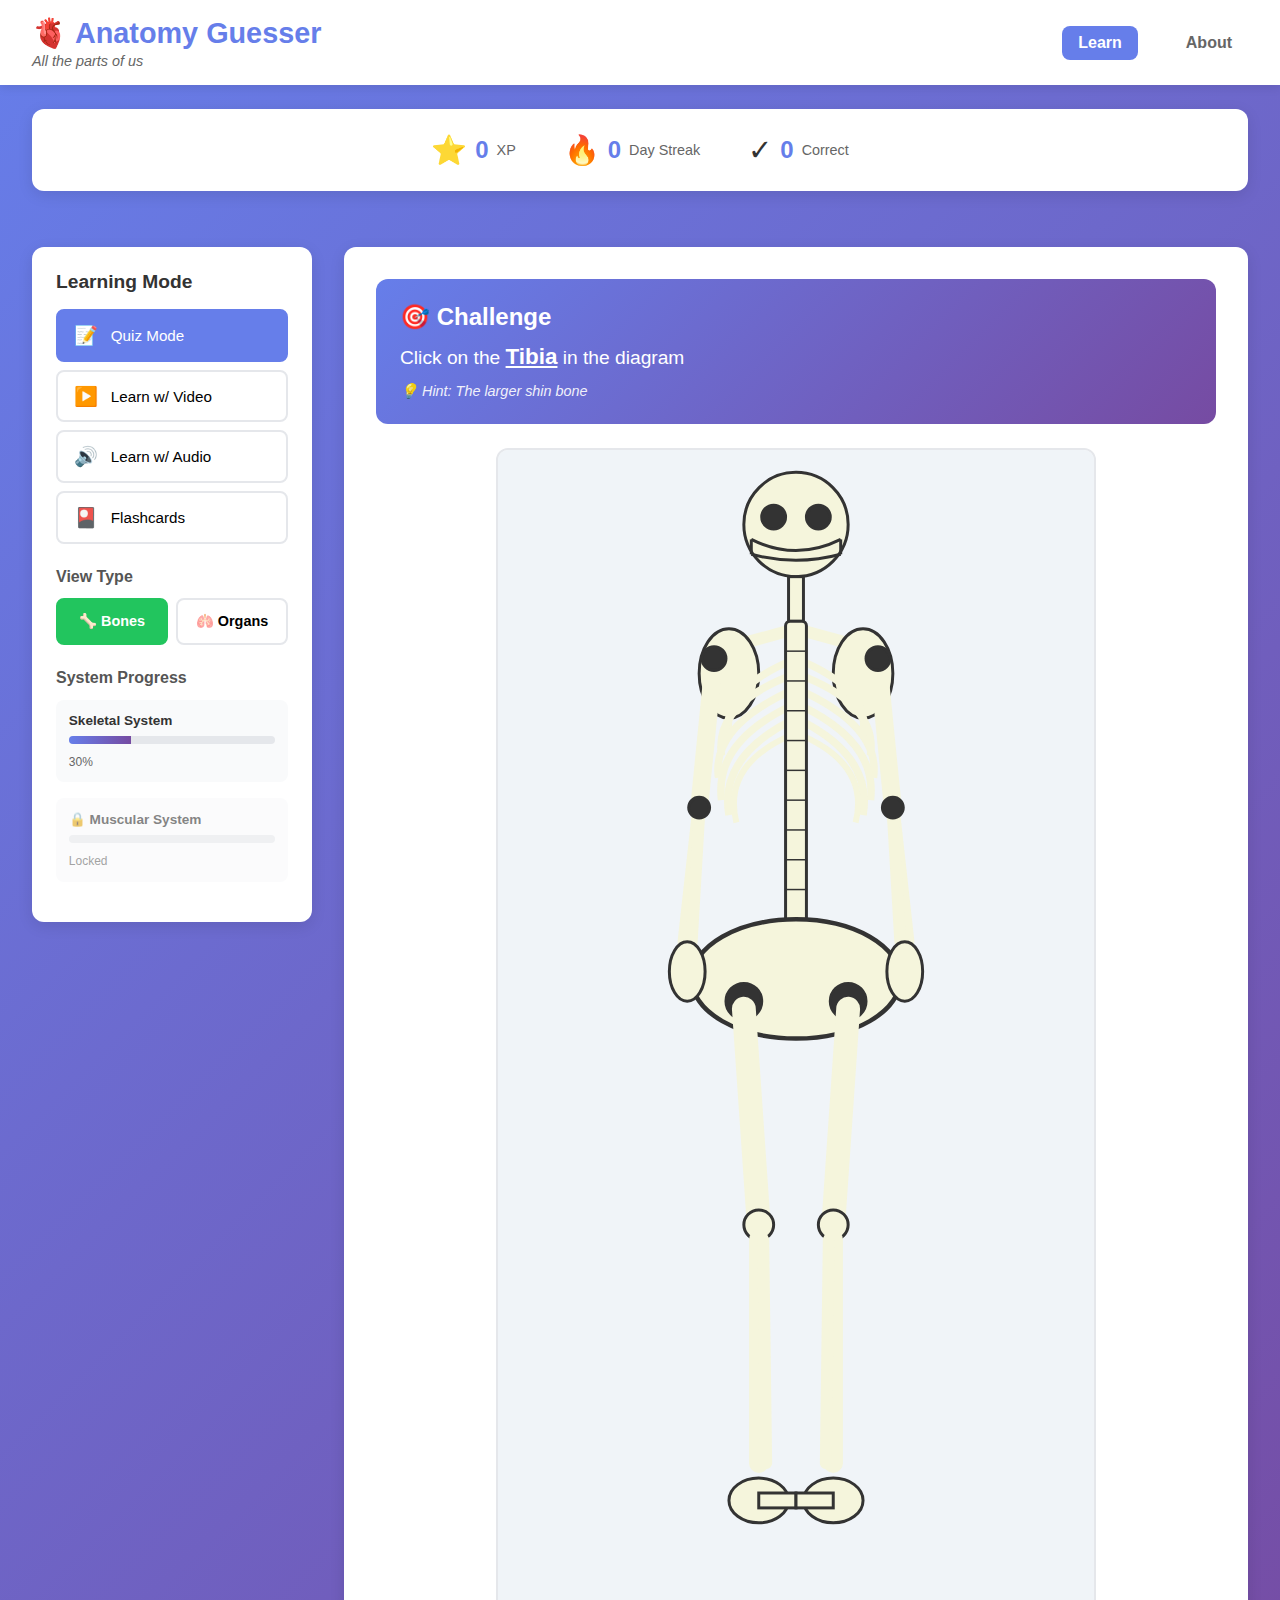
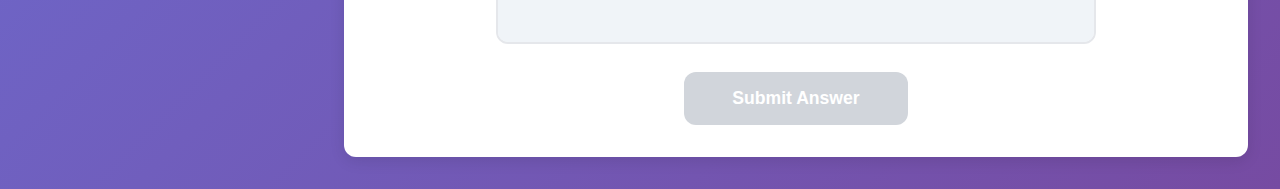
<file: index.html>
<!DOCTYPE html>
<html lang="en">
<head>
    <meta charset="UTF-8">
    <meta name="viewport" content="width=device-width, initial-scale=1.0">
    <title>Anatomy Guesser - All the Parts of Us</title>
    <link rel="stylesheet" href="guesser.css">
</head>
<body>
    <!-- Header Navigation -->
    <header>
        <nav class="main-nav">
            <div class="logo">
                <h1>🫀 Anatomy Guesser</h1>
                <p class="tagline">All the parts of us</p>
            </div>
            <div class="nav-links">
                <a href="index.html" class="active">Learn</a>
                <a href="about.html">About</a>
            </div>
        </nav>
    </header>

    <!-- Profile Section with Points & Streaks -->
    <div class="profile-section">
        <div class="profile-stats">
            <div class="stat-item">
                <span class="stat-icon">⭐</span>
                <span class="stat-value" id="score">0</span>
                <span class="stat-label">XP</span>
            </div>
            <div class="stat-item">
                <span class="stat-icon">🔥</span>
                <span class="stat-value" id="streak">0</span>
                <span class="stat-label">Day Streak</span>
            </div>
            <div class="stat-item">
                <span class="stat-icon">✓</span>
                <span class="stat-value" id="correct">0</span>
                <span class="stat-label">Correct</span>
            </div>
        </div>
    </div>

    <div class="container">
        <!-- Left Navigation Panel -->
        <aside class="left-panel">
            <h2>Learning Mode</h2>
            <div class="learning-modes">
                <button class="mode-btn active" data-mode="quiz" id="quiz-mode">
                    <span class="mode-icon">📝</span>
                    <span>Quiz Mode</span>
                </button>
                <button class="mode-btn" data-mode="video" id="video-mode">
                    <span class="mode-icon">▶️</span>
                    <span>Learn w/ Video</span>
                </button>
                <button class="mode-btn" data-mode="audio" id="audio-mode">
                    <span class="mode-icon">🔊</span>
                    <span>Learn w/ Audio</span>
                </button>
                <button class="mode-btn" data-mode="flashcard" id="flashcard-mode">
                    <span class="mode-icon">🎴</span>
                    <span>Flashcards</span>
                </button>
            </div>

            <div class="toggle-section">
                <h3>View Type</h3>
                <div class="toggle-container">
                    <button class="toggle-btn active" id="bones-toggle">
                        🦴 Bones
                    </button>
                    <button class="toggle-btn" id="organs-toggle">
                        🫁 Organs
                    </button>
                </div>
            </div>

            <div class="progress-section">
                <h3>System Progress</h3>
                <div class="system-item">
                    <span>Skeletal System</span>
                    <div class="progress-bar">
                        <div class="progress-fill" style="width: 30%"></div>
                    </div>
                    <span class="progress-text">30%</span>
                </div>
                <div class="system-item locked">
                    <span>🔒 Muscular System</span>
                    <div class="progress-bar">
                        <div class="progress-fill" style="width: 0%"></div>
                    </div>
                    <span class="progress-text">Locked</span>
                </div>
            </div>
        </aside>

        <!-- Main Content Area -->
        <main class="main-content">
            <!-- Current Mode Display -->
            <div class="mode-display" id="mode-display">
                <!-- Quiz Mode (default) -->
                <div class="quiz-content" id="quiz-content">
                    <div class="challenge-card">
                        <h2>🎯 Challenge</h2>
                        <div class="question" id="question">
                            Click on the <strong id="target-name">Femur</strong> in the diagram
                        </div>
                        <div class="hint" id="hint">
                            💡 Hint: It's the longest bone in the human body
                        </div>
                    </div>

                    <!-- Interactive Body Diagram -->
                    <div class="body-diagram-container">
                        <svg id="body-svg" viewBox="0 0 400 800" xmlns="http://www.w3.org/2000/svg">
                            <!-- Background -->
                            <rect width="400" height="800" fill="#f0f4f8"/>
                            
                            <!-- SKELETON STRUCTURE -->
                            <g id="skeleton" stroke="#333" stroke-width="2" fill="none">
                                <!-- Skull -->
                                <g id="skull-visual">
                                    <circle cx="200" cy="50" r="35" fill="#f5f5dc" stroke="#333" stroke-width="2"/>
                                    <!-- Eye sockets -->
                                    <circle cx="185" cy="45" r="8" fill="#333"/>
                                    <circle cx="215" cy="45" r="8" fill="#333"/>
                                    <!-- Jaw -->
                                    <path d="M 170 60 Q 200 75 230 60" stroke="#333" fill="#f5f5dc" stroke-width="2"/>
                                    <line x1="170" y1="60" x2="170" y2="70" stroke="#333" stroke-width="2"/>
                                    <line x1="230" y1="60" x2="230" y2="70" stroke="#333" stroke-width="2"/>
                                    <path d="M 170 70 Q 200 78 230 70" stroke="#333" fill="#f5f5dc" stroke-width="2"/>
                                </g>
                                
                                <!-- Cervical Spine (Neck) -->
                                <g id="neck-spine">
                                    <rect x="195" y="85" width="10" height="30" fill="#f5f5dc" stroke="#333" stroke-width="2"/>
                                </g>
                                
                                <!-- Clavicles (Collar bones) -->
                                <g id="clavicles">
                                    <line x1="200" y1="120" x2="145" y2="135" stroke="#f5f5dc" stroke-width="8" stroke-linecap="round"/>
                                    <line x1="200" y1="120" x2="255" y2="135" stroke="#f5f5dc" stroke-width="8" stroke-linecap="round"/>
                                </g>
                                
                                <!-- Scapulas (Shoulder blades) -->
                                <g id="scapulas">
                                    <ellipse cx="155" cy="150" rx="20" ry="30" fill="#f5f5dc" stroke="#333" stroke-width="2"/>
                                    <ellipse cx="245" cy="150" rx="20" ry="30" fill="#f5f5dc" stroke="#333" stroke-width="2"/>
                                </g>
                                
                                <!-- Rib Cage -->
                                <g id="ribs-visual">
                                    <!-- Left ribs -->
                                    <path d="M 200 140 Q 150 160 155 190" stroke="#f5f5dc" stroke-width="5" fill="none"/>
                                    <path d="M 200 150 Q 145 170 150 205" stroke="#f5f5dc" stroke-width="5" fill="none"/>
                                    <path d="M 200 160 Q 143 185 148 220" stroke="#f5f5dc" stroke-width="5" fill="none"/>
                                    <path d="M 200 170 Q 145 195 150 235" stroke="#f5f5dc" stroke-width="5" fill="none"/>
                                    <path d="M 200 180 Q 148 205 155 245" stroke="#f5f5dc" stroke-width="5" fill="none"/>
                                    <path d="M 200 190 Q 150 210 160 250" stroke="#f5f5dc" stroke-width="4" fill="none"/>
                                    
                                    <!-- Right ribs -->
                                    <path d="M 200 140 Q 250 160 245 190" stroke="#f5f5dc" stroke-width="5" fill="none"/>
                                    <path d="M 200 150 Q 255 170 250 205" stroke="#f5f5dc" stroke-width="5" fill="none"/>
                                    <path d="M 200 160 Q 257 185 252 220" stroke="#f5f5dc" stroke-width="5" fill="none"/>
                                    <path d="M 200 170 Q 255 195 250 235" stroke="#f5f5dc" stroke-width="5" fill="none"/>
                                    <path d="M 200 180 Q 252 205 245 245" stroke="#f5f5dc" stroke-width="5" fill="none"/>
                                    <path d="M 200 190 Q 250 210 240 250" stroke="#f5f5dc" stroke-width="4" fill="none"/>
                                    
                                    <!-- Sternum (breast bone) -->
                                    <rect x="195" y="140" width="10" height="110" fill="#f5f5dc" stroke="#333" stroke-width="2" rx="3"/>
                                </g>
                                
                                <!-- Spine (Vertebrae) -->
                                <g id="spine-visual">
                                    <rect x="193" y="115" width="14" height="240" fill="#f5f5dc" stroke="#333" stroke-width="2" rx="3"/>
                                    <!-- Vertebrae segments -->
                                    <line x1="193" y1="135" x2="207" y2="135" stroke="#333" stroke-width="1"/>
                                    <line x1="193" y1="155" x2="207" y2="155" stroke="#333" stroke-width="1"/>
                                    <line x1="193" y1="175" x2="207" y2="175" stroke="#333" stroke-width="1"/>
                                    <line x1="193" y1="195" x2="207" y2="195" stroke="#333" stroke-width="1"/>
                                    <line x1="193" y1="215" x2="207" y2="215" stroke="#333" stroke-width="1"/>
                                    <line x1="193" y1="235" x2="207" y2="235" stroke="#333" stroke-width="1"/>
                                    <line x1="193" y1="255" x2="207" y2="255" stroke="#333" stroke-width="1"/>
                                    <line x1="193" y1="275" x2="207" y2="275" stroke="#333" stroke-width="1"/>
                                    <line x1="193" y1="295" x2="207" y2="295" stroke="#333" stroke-width="1"/>
                                    <line x1="193" y1="315" x2="207" y2="315" stroke="#333" stroke-width="1"/>
                                    <line x1="193" y1="335" x2="207" y2="335" stroke="#333" stroke-width="1"/>
                                </g>
                                
                                <!-- Pelvis (Hip bones) -->
                                <g id="pelvis-visual">
                                    <ellipse cx="200" cy="355" rx="70" ry="40" fill="#f5f5dc" stroke="#333" stroke-width="3"/>
                                    <!-- Hip sockets -->
                                    <circle cx="165" cy="370" r="12" fill="#333" stroke="#333" stroke-width="2"/>
                                    <circle cx="235" cy="370" r="12" fill="#333" stroke="#333" stroke-width="2"/>
                                </g>
                                
                                <!-- Arms -->
                                <g id="arms">
                                    <!-- Left Humerus -->
                                    <line x1="145" y1="140" x2="135" y2="240" stroke="#f5f5dc" stroke-width="12" stroke-linecap="round"/>
                                    <circle cx="145" cy="140" r="8" fill="#333"/>
                                    
                                    <!-- Left Radius & Ulna -->
                                    <line x1="135" y1="240" x2="125" y2="330" stroke="#f5f5dc" stroke-width="9" stroke-linecap="round"/>
                                    <line x1="135" y1="245" x2="130" y2="330" stroke="#f5f5dc" stroke-width="8" stroke-linecap="round"/>
                                    <circle cx="135" cy="240" r="7" fill="#333"/>
                                    
                                    <!-- Left Hand -->
                                    <ellipse cx="127" cy="350" rx="12" ry="20" fill="#f5f5dc" stroke="#333" stroke-width="2"/>
                                    
                                    <!-- Right Humerus -->
                                    <line x1="255" y1="140" x2="265" y2="240" stroke="#f5f5dc" stroke-width="12" stroke-linecap="round"/>
                                    <circle cx="255" cy="140" r="8" fill="#333"/>
                                    
                                    <!-- Right Radius & Ulna -->
                                    <line x1="265" y1="240" x2="275" y2="330" stroke="#f5f5dc" stroke-width="9" stroke-linecap="round"/>
                                    <line x1="265" y1="245" x2="270" y2="330" stroke="#f5f5dc" stroke-width="8" stroke-linecap="round"/>
                                    <circle cx="265" cy="240" r="7" fill="#333"/>
                                    
                                    <!-- Right Hand -->
                                    <ellipse cx="273" cy="350" rx="12" ry="20" fill="#f5f5dc" stroke="#333" stroke-width="2"/>
                                </g>
                                
                                <!-- Legs -->
                                <g id="legs">
                                    <!-- Left Femur -->
                                    <line x1="165" y1="375" x2="175" y2="520" stroke="#f5f5dc" stroke-width="16" stroke-linecap="round"/>
                                    
                                    <!-- Left Patella (kneecap) -->
                                    <circle cx="175" cy="520" r="10" fill="#f5f5dc" stroke="#333" stroke-width="2"/>
                                    
                                    <!-- Left Tibia & Fibula -->
                                    <line x1="175" y1="530" x2="175" y2="680" stroke="#f5f5dc" stroke-width="13" stroke-linecap="round"/>
                                    <line x1="178" y1="530" x2="180" y2="680" stroke="#f5f5dc" stroke-width="8" stroke-linecap="round"/>
                                    
                                    <!-- Left Foot -->
                                    <ellipse cx="175" cy="705" rx="20" ry="15" fill="#f5f5dc" stroke="#333" stroke-width="2"/>
                                    <rect x="175" y="700" width="25" height="10" fill="#f5f5dc" stroke="#333" stroke-width="2"/>
                                    
                                    <!-- Right Femur -->
                                    <line x1="235" y1="375" x2="225" y2="520" stroke="#f5f5dc" stroke-width="16" stroke-linecap="round"/>
                                    
                                    <!-- Right Patella (kneecap) -->
                                    <circle cx="225" cy="520" r="10" fill="#f5f5dc" stroke="#333" stroke-width="2"/>
                                    
                                    <!-- Right Tibia & Fibula -->
                                    <line x1="225" y1="530" x2="225" y2="680" stroke="#f5f5dc" stroke-width="13" stroke-linecap="round"/>
                                    <line x1="222" y1="530" x2="220" y2="680" stroke="#f5f5dc" stroke-width="8" stroke-linecap="round"/>
                                    
                                    <!-- Right Foot -->
                                    <ellipse cx="225" cy="705" rx="20" ry="15" fill="#f5f5dc" stroke="#333" stroke-width="2"/>
                                    <rect x="200" y="700" width="25" height="10" fill="#f5f5dc" stroke="#333" stroke-width="2"/>
                                </g>
                            </g>
                            
                            <!-- ORGANS VIEW (hidden by default) -->
                            <g id="organs-view" style="display: none;">
                                <!-- Body outline for organs -->
                                <ellipse cx="200" cy="60" rx="40" ry="45" fill="#ffd6a5" stroke="#333" stroke-width="2" opacity="0.3"/>
                                <ellipse cx="200" cy="220" rx="90" ry="140" fill="#ffd6a5" stroke="#333" stroke-width="2" opacity="0.3"/>
                                <ellipse cx="200" cy="450" rx="80" ry="100" fill="#ffd6a5" stroke="#333" stroke-width="2" opacity="0.3"/>
                                
                                <!-- Brain -->
                                <g id="brain-visual">
                                    <ellipse cx="200" cy="55" rx="35" ry="30" fill="#ff9999" stroke="#cc0000" stroke-width="2"/>
                                    <path d="M 165 55 Q 175 40 185 55" fill="none" stroke="#cc0000" stroke-width="2"/>
                                    <path d="M 185 55 Q 195 40 205 55" fill="none" stroke="#cc0000" stroke-width="2"/>
                                    <path d="M 205 55 Q 215 40 225 55" fill="none" stroke="#cc0000" stroke-width="2"/>
                                </g>
                                
                                <!-- Heart -->
                                <g id="heart-visual">
                                    <path d="M 200 200 L 180 170 Q 170 155 185 155 Q 200 155 200 170 Q 200 155 215 155 Q 230 155 220 170 Z" fill="#ff6b6b" stroke="#cc0000" stroke-width="2"/>
                                </g>
                                
                                <!-- Lungs -->
                                <g id="lungs-visual">
                                    <ellipse cx="160" cy="200" rx="30" ry="60" fill="#ffb3ba" stroke="#cc6666" stroke-width="2"/>
                                    <ellipse cx="240" cy="200" rx="30" ry="60" fill="#ffb3ba" stroke="#cc6666" stroke-width="2"/>
                                </g>
                                
                                <!-- Liver -->
                                <g id="liver-visual">
                                    <ellipse cx="220" cy="260" rx="50" ry="35" fill="#8b4513" stroke="#654321" stroke-width="2"/>
                                </g>
                                
                                <!-- Stomach -->
                                <g id="stomach-visual">
                                    <ellipse cx="180" cy="280" rx="35" ry="40" fill="#ffcc99" stroke="#cc9966" stroke-width="2"/>
                                </g>
                                
                                <!-- Intestines -->
                                <g id="intestines-visual">
                                    <path d="M 160 320 Q 180 340 160 360 Q 140 380 160 400 Q 180 420 200 400 Q 220 380 240 400 Q 260 420 240 360 Q 220 340 240 320" 
                                          fill="#ffddaa" stroke="#cc9966" stroke-width="3"/>
                                </g>
                            </g>
                            
                            <!-- BONES - Clickable regions -->
                            <g id="bones-regions">
                                <!-- Skull/Brain -->
                                <circle cx="200" cy="60" r="40" class="clickable-region bones-region" data-name="skull" opacity="0"/>
                                <!-- Clavicle -->
                                <rect x="150" y="115" width="100" height="25" class="clickable-region bones-region" data-name="clavicle" opacity="0"/>
                                <!-- Ribs -->
                                <ellipse cx="200" cy="200" rx="70" ry="90" class="clickable-region bones-region" data-name="ribs" opacity="0"/>
                                <!-- Humerus (arms) -->
                                <rect x="125" y="140" width="30" height="100" class="clickable-region bones-region" data-name="humerus" opacity="0"/>
                                <rect x="245" y="140" width="30" height="100" class="clickable-region bones-region" data-name="humerus" opacity="0"/>
                                <!-- Spine -->
                                <rect x="190" y="110" width="20" height="250" class="clickable-region bones-region" data-name="spine" opacity="0"/>
                                <!-- Pelvis -->
                                <ellipse cx="200" cy="360" rx="75" ry="45" class="clickable-region bones-region" data-name="pelvis" opacity="0"/>
                                <!-- Femur (thighs) -->
                                <rect x="155" y="375" width="30" height="145" class="clickable-region bones-region" data-name="femur" opacity="0"/>
                                <rect x="215" y="375" width="30" height="145" class="clickable-region bones-region" data-name="femur" opacity="0"/>
                                <!-- Tibia (shins) -->
                                <rect x="165" y="530" width="25" height="150" class="clickable-region bones-region" data-name="tibia" opacity="0"/>
                                <rect x="210" y="530" width="25" height="150" class="clickable-region bones-region" data-name="tibia" opacity="0"/>
                            </g>
                            
                            <!-- ORGANS - Clickable regions -->
                            <g id="organs-regions" style="display: none;">
                                <!-- Brain -->
                                <circle cx="200" cy="55" r="40" class="clickable-region organs-region" data-name="brain" opacity="0"/>
                                <!-- Heart -->
                                <ellipse cx="200" cy="180" rx="40" ry="45" class="clickable-region organs-region" data-name="heart" opacity="0"/>
                                <!-- Lungs -->
                                <ellipse cx="200" cy="200" rx="90" ry="65" class="clickable-region organs-region" data-name="lungs" opacity="0"/>
                                <!-- Liver -->
                                <ellipse cx="220" cy="260" rx="55" ry="40" class="clickable-region organs-region" data-name="liver" opacity="0"/>
                                <!-- Stomach -->
                                <ellipse cx="180" cy="280" rx="40" ry="45" class="clickable-region organs-region" data-name="stomach" opacity="0"/>
                                <!-- Intestines -->
                                <ellipse cx="200" cy="360" rx="60" ry="60" class="clickable-region organs-region" data-name="intestines" opacity="0"/>
                            </g>
                            
                            <!-- User click marker -->
                            <circle id="user-marker" r="8" fill="#ff4444" opacity="0" stroke="#fff" stroke-width="2"/>
                            <circle id="correct-marker" r="8" fill="#22c55e" opacity="0" stroke="#fff" stroke-width="2"/>
                        </svg>
                    </div>                    <div class="submit-container">
                        <button class="submit-btn" id="submit-btn" disabled>Submit Answer</button>
                        <button class="next-btn" id="next-btn" style="display: none;">Next Question</button>
                    </div>
                </div>

                <!-- Video Mode -->
                <div class="video-content hidden" id="video-content">
                    <div class="video-player">
                        <h2>📹 Video Learning</h2>
                        <div class="placeholder-video">
                            <p>🎬 Video player would appear here</p>
                            <p>Learn about the skeletal system through engaging animations</p>
                        </div>
                    </div>
                </div>

                <!-- Audio Mode -->
                <div class="audio-content hidden" id="audio-content">
                    <div class="audio-player">
                        <h2>🎧 Audio Learning</h2>
                        <div class="placeholder-audio">
                            <p>🔊 Audio player would appear here</p>
                            <p>Listen to pronunciation and descriptions of anatomy terms</p>
                        </div>
                    </div>
                </div>

                <!-- Flashcard Mode -->
                <div class="flashcard-content hidden" id="flashcard-content">
                    <div class="flashcard-container">
                        <h2>🎴 Flashcards</h2>
                        <div class="flashcard" id="flashcard">
                            <div class="flashcard-front">
                                <h3>Femur</h3>
                                <p>Click to reveal answer</p>
                            </div>
                        </div>
                        <div class="flashcard-controls">
                            <button class="card-btn">Previous</button>
                            <button class="card-btn">Flip Card</button>
                            <button class="card-btn">Next</button>
                        </div>
                    </div>
                </div>
            </div>

            <!-- Feedback Area -->
            <div class="feedback" id="feedback"></div>
        </main>
    </div>

    <script src="guesser.js"></script>
</body>
</html>
</file>
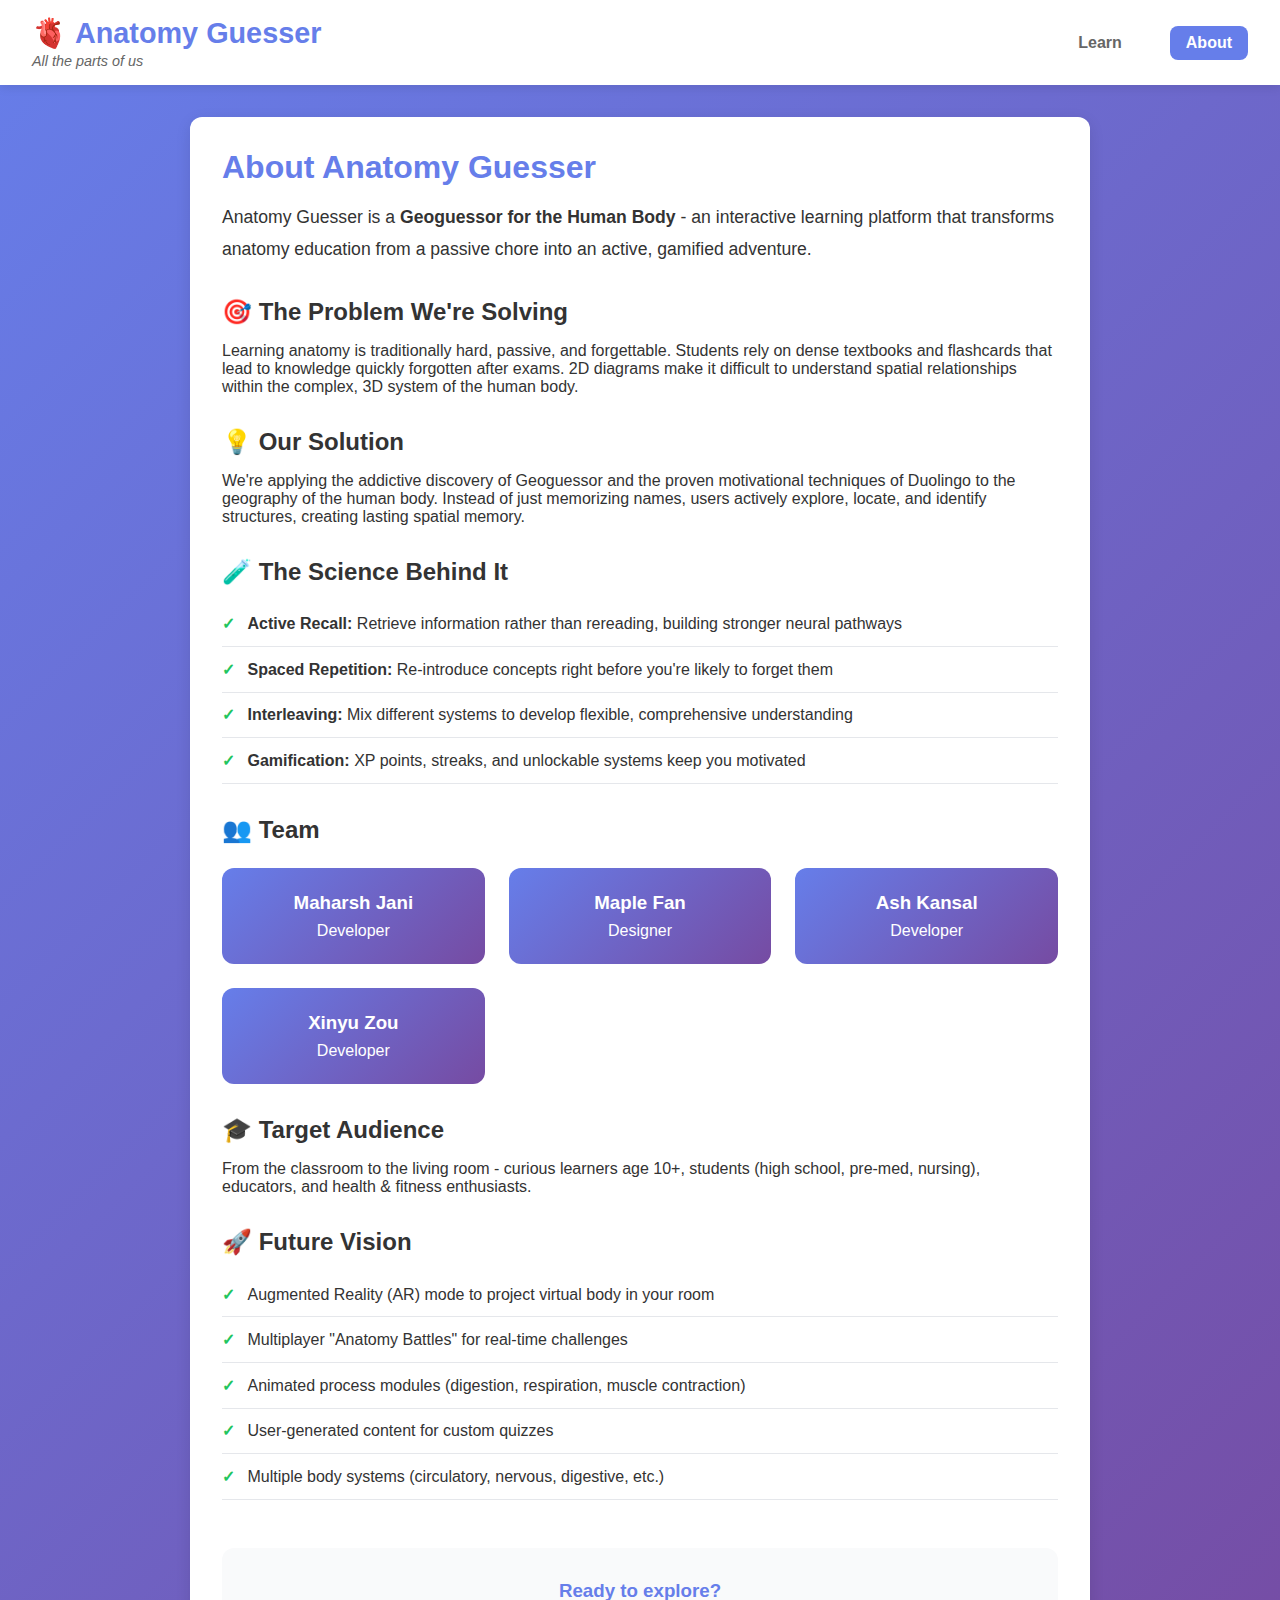
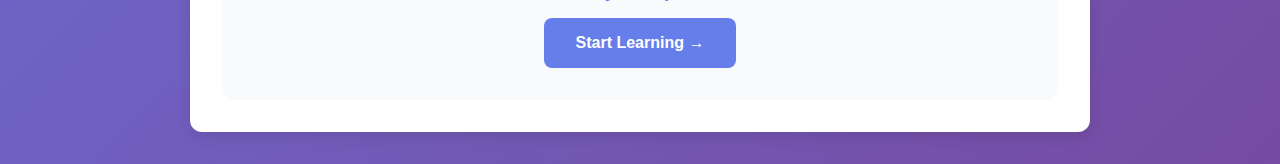
<file: about.html>
<!DOCTYPE html>
<html lang="en">
<head>
    <meta charset="UTF-8">
    <meta name="viewport" content="width=device-width, initial-scale=1.0">
    <title>About - Anatomy Guesser</title>
    <link rel="stylesheet" href="guesser.css">
    <style>
        .about-container {
            max-width: 900px;
            margin: 2rem auto;
            padding: 2rem;
            background: white;
            border-radius: 12px;
            box-shadow: 0 4px 15px rgba(0, 0, 0, 0.1);
        }
        
        .about-container h1 {
            color: #667eea;
            margin-bottom: 1rem;
        }
        
        .about-container h2 {
            color: #333;
            margin-top: 2rem;
            margin-bottom: 1rem;
        }
        
        .team-grid {
            display: grid;
            grid-template-columns: repeat(auto-fit, minmax(200px, 1fr));
            gap: 1.5rem;
            margin-top: 1.5rem;
        }
        
        .team-member {
            background: linear-gradient(135deg, #667eea 0%, #764ba2 100%);
            color: white;
            padding: 1.5rem;
            border-radius: 12px;
            text-align: center;
        }
        
        .team-member h3 {
            margin-bottom: 0.5rem;
        }
        
        .feature-list {
            list-style: none;
            padding: 0;
        }
        
        .feature-list li {
            padding: 0.8rem 0;
            border-bottom: 1px solid #e5e7eb;
        }
        
        .feature-list li:before {
            content: "✓ ";
            color: #22c55e;
            font-weight: bold;
            margin-right: 0.5rem;
        }
    </style>
</head>
<body>
    <header>
        <nav class="main-nav">
            <div class="logo">
                <h1>🫀 Anatomy Guesser</h1>
                <p class="tagline">All the parts of us</p>
            </div>
            <div class="nav-links">
                <a href="index.html">Learn</a>
                <a href="about.html" class="active">About</a>
            </div>
        </nav>
    </header>

    <div class="about-container">
        <h1>About Anatomy Guesser</h1>
        
        <p style="font-size: 1.1rem; line-height: 1.8; margin-bottom: 1.5rem;">
            Anatomy Guesser is a <strong>Geoguessor for the Human Body</strong> - an interactive learning platform 
            that transforms anatomy education from a passive chore into an active, gamified adventure.
        </p>

        <h2>🎯 The Problem We're Solving</h2>
        <p>
            Learning anatomy is traditionally hard, passive, and forgettable. Students rely on dense textbooks 
            and flashcards that lead to knowledge quickly forgotten after exams. 2D diagrams make it difficult 
            to understand spatial relationships within the complex, 3D system of the human body.
        </p>

        <h2>💡 Our Solution</h2>
        <p>
            We're applying the addictive discovery of Geoguessor and the proven motivational techniques of 
            Duolingo to the geography of the human body. Instead of just memorizing names, users actively 
            explore, locate, and identify structures, creating lasting spatial memory.
        </p>

        <h2>🧪 The Science Behind It</h2>
        <ul class="feature-list">
            <li><strong>Active Recall:</strong> Retrieve information rather than rereading, building stronger neural pathways</li>
            <li><strong>Spaced Repetition:</strong> Re-introduce concepts right before you're likely to forget them</li>
            <li><strong>Interleaving:</strong> Mix different systems to develop flexible, comprehensive understanding</li>
            <li><strong>Gamification:</strong> XP points, streaks, and unlockable systems keep you motivated</li>
        </ul>

        <h2>👥 Team</h2>
        <div class="team-grid">
            <div class="team-member">
                <h3>Maharsh Jani</h3>
                <p>Developer</p>
            </div>
            <div class="team-member">
                <h3>Maple Fan</h3>
                <p>Designer</p>
            </div>
            <div class="team-member">
                <h3>Ash Kansal</h3>
                <p>Developer</p>
            </div>
            <div class="team-member">
                <h3>Xinyu Zou</h3>
                <p>Developer</p>
            </div>
        </div>

        <h2>🎓 Target Audience</h2>
        <p>
            From the classroom to the living room - curious learners age 10+, students (high school, 
            pre-med, nursing), educators, and health & fitness enthusiasts.
        </p>

        <h2>🚀 Future Vision</h2>
        <ul class="feature-list">
            <li>Augmented Reality (AR) mode to project virtual body in your room</li>
            <li>Multiplayer "Anatomy Battles" for real-time challenges</li>
            <li>Animated process modules (digestion, respiration, muscle contraction)</li>
            <li>User-generated content for custom quizzes</li>
            <li>Multiple body systems (circulatory, nervous, digestive, etc.)</li>
        </ul>

        <div style="text-align: center; margin-top: 3rem; padding: 2rem; background: #f9fafb; border-radius: 12px;">
            <h3 style="color: #667eea; margin-bottom: 1rem;">Ready to explore?</h3>
            <a href="index.html" style="display: inline-block; padding: 1rem 2rem; background: #667eea; color: white; text-decoration: none; border-radius: 8px; font-weight: 600;">
                Start Learning →
            </a>
        </div>
    </div>
</body>
</html>
</file>
<file: guesser.css>
/* Global Styles */
* {
    margin: 0;
    padding: 0;
    box-sizing: border-box;
}

body {
    font-family: -apple-system, BlinkMacSystemFont, 'Segoe UI', Roboto, 'Helvetica Neue', Arial, sans-serif;
    background: linear-gradient(135deg, #667eea 0%, #764ba2 100%);
    min-height: 100vh;
    color: #333;
}

/* Header & Navigation */
header {
    background: white;
    box-shadow: 0 2px 10px rgba(0, 0, 0, 0.1);
}

.main-nav {
    max-width: 1400px;
    margin: 0 auto;
    padding: 1rem 2rem;
    display: flex;
    justify-content: space-between;
    align-items: center;
}

.logo h1 {
    font-size: 1.8rem;
    color: #667eea;
    margin-bottom: 0.2rem;
}

.tagline {
    font-size: 0.9rem;
    color: #666;
    font-style: italic;
}

.nav-links {
    display: flex;
    gap: 2rem;
}

.nav-links a {
    text-decoration: none;
    color: #666;
    font-weight: 600;
    padding: 0.5rem 1rem;
    border-radius: 8px;
    transition: all 0.3s;
}

.nav-links a:hover,
.nav-links a.active {
    background: #667eea;
    color: white;
}

/* Profile Section */
.profile-section {
    max-width: 1400px;
    margin: 1.5rem auto;
    padding: 0 2rem;
}

.profile-stats {
    background: white;
    border-radius: 12px;
    padding: 1.5rem;
    display: flex;
    justify-content: center;
    gap: 3rem;
    box-shadow: 0 4px 15px rgba(0, 0, 0, 0.1);
}

.stat-item {
    display: flex;
    align-items: center;
    gap: 0.5rem;
}

.stat-icon {
    font-size: 1.8rem;
}

.stat-value {
    font-size: 1.5rem;
    font-weight: 700;
    color: #667eea;
}

.stat-label {
    font-size: 0.9rem;
    color: #666;
}

/* Main Container */
.container {
    max-width: 1400px;
    margin: 0 auto;
    padding: 2rem;
    display: grid;
    grid-template-columns: 280px 1fr;
    gap: 2rem;
}

/* Left Panel */
.left-panel {
    background: white;
    border-radius: 12px;
    padding: 1.5rem;
    box-shadow: 0 4px 15px rgba(0, 0, 0, 0.1);
    height: fit-content;
}

.left-panel h2 {
    font-size: 1.2rem;
    margin-bottom: 1rem;
    color: #333;
}

.left-panel h3 {
    font-size: 1rem;
    margin: 1.5rem 0 0.8rem 0;
    color: #555;
}

/* Learning Modes */
.learning-modes {
    display: flex;
    flex-direction: column;
    gap: 0.5rem;
}

.mode-btn {
    display: flex;
    align-items: center;
    gap: 0.8rem;
    padding: 0.8rem 1rem;
    border: 2px solid #e5e7eb;
    border-radius: 8px;
    background: white;
    cursor: pointer;
    transition: all 0.3s;
    font-size: 0.95rem;
    font-weight: 500;
}

.mode-btn:hover {
    border-color: #667eea;
    background: #f8f9ff;
}

.mode-btn.active {
    border-color: #667eea;
    background: #667eea;
    color: white;
}

.mode-icon {
    font-size: 1.2rem;
}

/* Toggle Section */
.toggle-container {
    display: flex;
    gap: 0.5rem;
}

.toggle-btn {
    flex: 1;
    padding: 0.8rem;
    border: 2px solid #e5e7eb;
    border-radius: 8px;
    background: white;
    cursor: pointer;
    transition: all 0.3s;
    font-size: 0.9rem;
    font-weight: 600;
}

.toggle-btn:hover {
    border-color: #667eea;
}

.toggle-btn.active {
    background: #22c55e;
    color: white;
    border-color: #22c55e;
}

/* Progress Section */
.system-item {
    margin-bottom: 1rem;
    padding: 0.8rem;
    background: #f9fafb;
    border-radius: 8px;
}

.system-item span:first-child {
    display: block;
    font-size: 0.85rem;
    font-weight: 600;
    margin-bottom: 0.5rem;
}

.system-item.locked {
    opacity: 0.6;
}

.progress-bar {
    height: 8px;
    background: #e5e7eb;
    border-radius: 4px;
    overflow: hidden;
    margin: 0.5rem 0;
}

.progress-fill {
    height: 100%;
    background: linear-gradient(90deg, #667eea, #764ba2);
    transition: width 0.5s ease;
}

.progress-text {
    font-size: 0.75rem;
    color: #666;
}

/* Main Content */
.main-content {
    background: white;
    border-radius: 12px;
    padding: 2rem;
    box-shadow: 0 4px 15px rgba(0, 0, 0, 0.1);
}

/* Challenge Card */
.challenge-card {
    background: linear-gradient(135deg, #667eea 0%, #764ba2 100%);
    color: white;
    padding: 1.5rem;
    border-radius: 12px;
    margin-bottom: 1.5rem;
}

.challenge-card h2 {
    margin-bottom: 0.8rem;
}

.question {
    font-size: 1.2rem;
    margin-bottom: 0.8rem;
}

.question strong {
    font-size: 1.4rem;
    text-decoration: underline;
}

.hint {
    font-size: 0.9rem;
    opacity: 0.9;
    font-style: italic;
}

/* Body Diagram */
.body-diagram-container {
    max-width: 600px;
    margin: 0 auto;
    position: relative;
}

#body-svg {
    width: 100%;
    height: auto;
    border: 2px solid #e5e7eb;
    border-radius: 12px;
    background: #f9fafb;
    cursor: crosshair;
}

.clickable-region {
    cursor: pointer;
    transition: opacity 0.2s;
}

.clickable-region:hover {
    opacity: 0.3 !important;
    fill: #667eea;
}

/* Submit Button */
.submit-container {
    text-align: center;
    margin-top: 1.5rem;
}

.submit-btn,
.next-btn {
    padding: 1rem 3rem;
    font-size: 1.1rem;
    font-weight: 700;
    border: none;
    border-radius: 12px;
    cursor: pointer;
    transition: all 0.3s;
}

.submit-btn {
    background: #667eea;
    color: white;
}

.submit-btn:hover:not(:disabled) {
    background: #5568d3;
    transform: translateY(-2px);
    box-shadow: 0 4px 12px rgba(102, 126, 234, 0.4);
}

.submit-btn:disabled {
    background: #d1d5db;
    cursor: not-allowed;
}

.next-btn {
    background: #22c55e;
    color: white;
}

.next-btn:hover {
    background: #16a34a;
    transform: translateY(-2px);
    box-shadow: 0 4px 12px rgba(34, 197, 94, 0.4);
}

/* Feedback */
.feedback {
    margin-top: 1.5rem;
    padding: 1.5rem;
    border-radius: 12px;
    text-align: center;
    font-size: 1.1rem;
    font-weight: 600;
    display: none;
}

.feedback.show {
    display: block;
}

.feedback.correct {
    background: #d1fae5;
    color: #065f46;
    border: 2px solid #22c55e;
}

.feedback.incorrect {
    background: #fee2e2;
    color: #991b1b;
    border: 2px solid #ef4444;
}

.fun-fact {
    margin-top: 1rem;
    padding: 1rem;
    background: rgba(255, 255, 255, 0.5);
    border-radius: 8px;
    font-size: 0.95rem;
    font-weight: 500;
}

/* Video/Audio/Flashcard Content */
.video-content,
.audio-content,
.flashcard-content {
    text-align: center;
}

.hidden {
    display: none !important;
}

.placeholder-video,
.placeholder-audio {
    padding: 4rem 2rem;
    background: #f9fafb;
    border: 2px dashed #d1d5db;
    border-radius: 12px;
    margin-top: 1rem;
}

.placeholder-video p,
.placeholder-audio p {
    margin: 0.5rem 0;
    font-size: 1.1rem;
    color: #666;
}

/* Flashcard */
.flashcard-container {
    max-width: 500px;
    margin: 2rem auto;
}

.flashcard {
    background: linear-gradient(135deg, #667eea 0%, #764ba2 100%);
    color: white;
    padding: 4rem 2rem;
    border-radius: 16px;
    box-shadow: 0 8px 20px rgba(0, 0, 0, 0.2);
    cursor: pointer;
    transition: transform 0.3s;
}

.flashcard:hover {
    transform: scale(1.02);
}

.flashcard h3 {
    font-size: 2rem;
    margin-bottom: 1rem;
}

.flashcard-controls {
    display: flex;
    justify-content: center;
    gap: 1rem;
    margin-top: 2rem;
}

.card-btn {
    padding: 0.8rem 1.5rem;
    background: #667eea;
    color: white;
    border: none;
    border-radius: 8px;
    font-weight: 600;
    cursor: pointer;
    transition: all 0.3s;
}

.card-btn:hover {
    background: #5568d3;
    transform: translateY(-2px);
}

/* Responsive Design */
@media (max-width: 1024px) {
    .container {
        grid-template-columns: 1fr;
    }
    
    .left-panel {
        order: 2;
    }
    
    .main-content {
        order: 1;
    }
}

@media (max-width: 768px) {
    .profile-stats {
        gap: 1.5rem;
    }
    
    .stat-value {
        font-size: 1.2rem;
    }
    
    .main-nav {
        flex-direction: column;
        gap: 1rem;
    }
    
    .container {
        padding: 1rem;
    }
}
</file>
